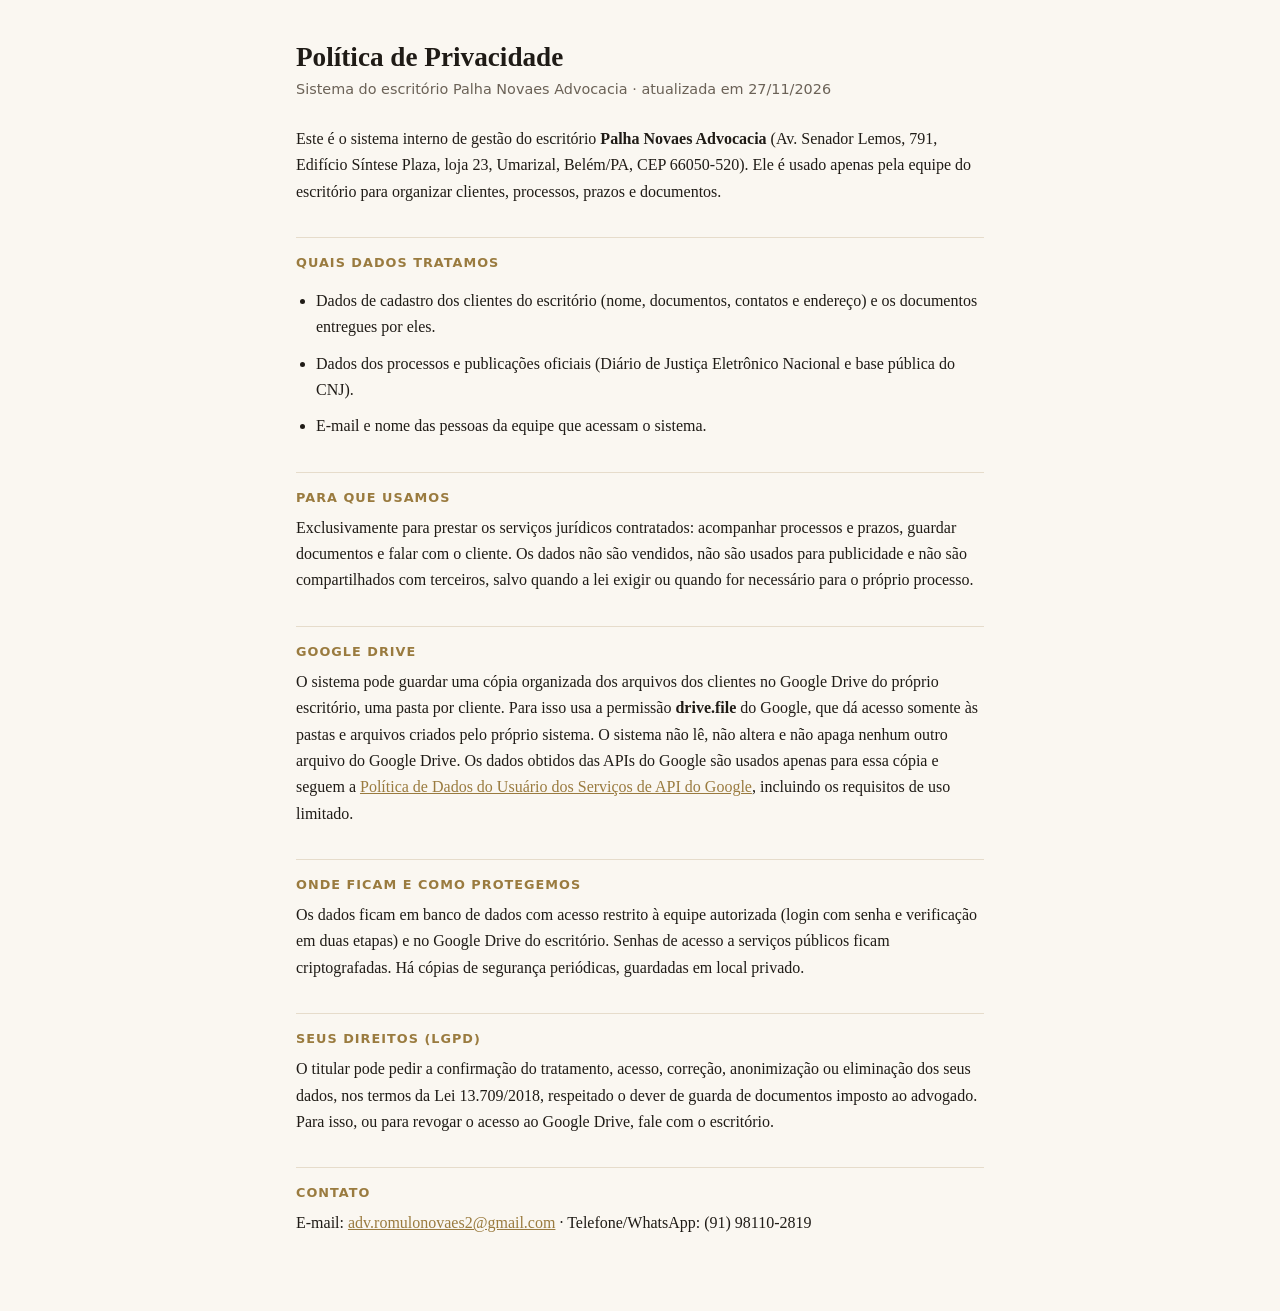
<file: privacidade.html>
<!doctype html>
<html lang="pt-BR">
<head>
<meta charset="utf-8">
<meta name="viewport" content="width=device-width, initial-scale=1">
<title>Política de Privacidade – Palha Novaes Advocacia</title>
<meta name="robots" content="noindex">
<style>
  :root{--fundo:#faf7f1;--texto:#1f1b16;--suave:#6b6257;--ouro:#9a7b3f;--linha:#e6dccb}
  @media (prefers-color-scheme:dark){:root{--fundo:#16130f;--texto:#efe8dc;--suave:#b3a896;--ouro:#d1b077;--linha:#3a3227}}
  *{box-sizing:border-box}
  body{margin:0;background:var(--fundo);color:var(--texto);font:16px/1.65 Georgia,"Times New Roman",serif}
  main{max-width:720px;margin:0 auto;padding:40px 16px 64px}
  h1{font-size:1.7rem;line-height:1.25;margin:0 0 4px}
  h2{font:600 .8rem/1.4 system-ui,sans-serif;letter-spacing:.08em;text-transform:uppercase;color:var(--ouro);margin:32px 0 8px;padding-top:16px;border-top:1px solid var(--linha)}
  p,li{margin:0 0 10px}
  ul{padding-left:20px}
  .sub{color:var(--suave);font-family:system-ui,sans-serif;font-size:.9rem;margin-bottom:24px}
  a{color:var(--ouro)}
</style>
</head>
<body>
<main>
  <h1>Política de Privacidade</h1>
  <p class="sub">Sistema do escritório Palha Novaes Advocacia · atualizada em 27/11/2026</p>

  <p>Este é o sistema interno de gestão do escritório <strong>Palha Novaes Advocacia</strong> (Av. Senador Lemos, 791, Edifício Síntese Plaza, loja 23, Umarizal, Belém/PA, CEP 66050-520). Ele é usado apenas pela equipe do escritório para organizar clientes, processos, prazos e documentos.</p>

  <h2>Quais dados tratamos</h2>
  <ul>
    <li>Dados de cadastro dos clientes do escritório (nome, documentos, contatos e endereço) e os documentos entregues por eles.</li>
    <li>Dados dos processos e publicações oficiais (Diário de Justiça Eletrônico Nacional e base pública do CNJ).</li>
    <li>E-mail e nome das pessoas da equipe que acessam o sistema.</li>
  </ul>

  <h2>Para que usamos</h2>
  <p>Exclusivamente para prestar os serviços jurídicos contratados: acompanhar processos e prazos, guardar documentos e falar com o cliente. Os dados não são vendidos, não são usados para publicidade e não são compartilhados com terceiros, salvo quando a lei exigir ou quando for necessário para o próprio processo.</p>

  <h2>Google Drive</h2>
  <p>O sistema pode guardar uma cópia organizada dos arquivos dos clientes no Google Drive do próprio escritório, uma pasta por cliente. Para isso usa a permissão <strong>drive.file</strong> do Google, que dá acesso somente às pastas e arquivos criados pelo próprio sistema. O sistema não lê, não altera e não apaga nenhum outro arquivo do Google Drive. Os dados obtidos das APIs do Google são usados apenas para essa cópia e seguem a <a href="https://developers.google.com/terms/api-services-user-data-policy" rel="noopener">Política de Dados do Usuário dos Serviços de API do Google</a>, incluindo os requisitos de uso limitado.</p>

  <h2>Onde ficam e como protegemos</h2>
  <p>Os dados ficam em banco de dados com acesso restrito à equipe autorizada (login com senha e verificação em duas etapas) e no Google Drive do escritório. Senhas de acesso a serviços públicos ficam criptografadas. Há cópias de segurança periódicas, guardadas em local privado.</p>

  <h2>Seus direitos (LGPD)</h2>
  <p>O titular pode pedir a confirmação do tratamento, acesso, correção, anonimização ou eliminação dos seus dados, nos termos da Lei 13.709/2018, respeitado o dever de guarda de documentos imposto ao advogado. Para isso, ou para revogar o acesso ao Google Drive, fale com o escritório.</p>

  <h2>Contato</h2>
  <p>E-mail: <a href="mailto:adv.romulonovaes2@gmail.com">adv.romulonovaes2@gmail.com</a> · Telefone/WhatsApp: (91) 98110-2819</p>
</main>
</body>
</html>
</file>
